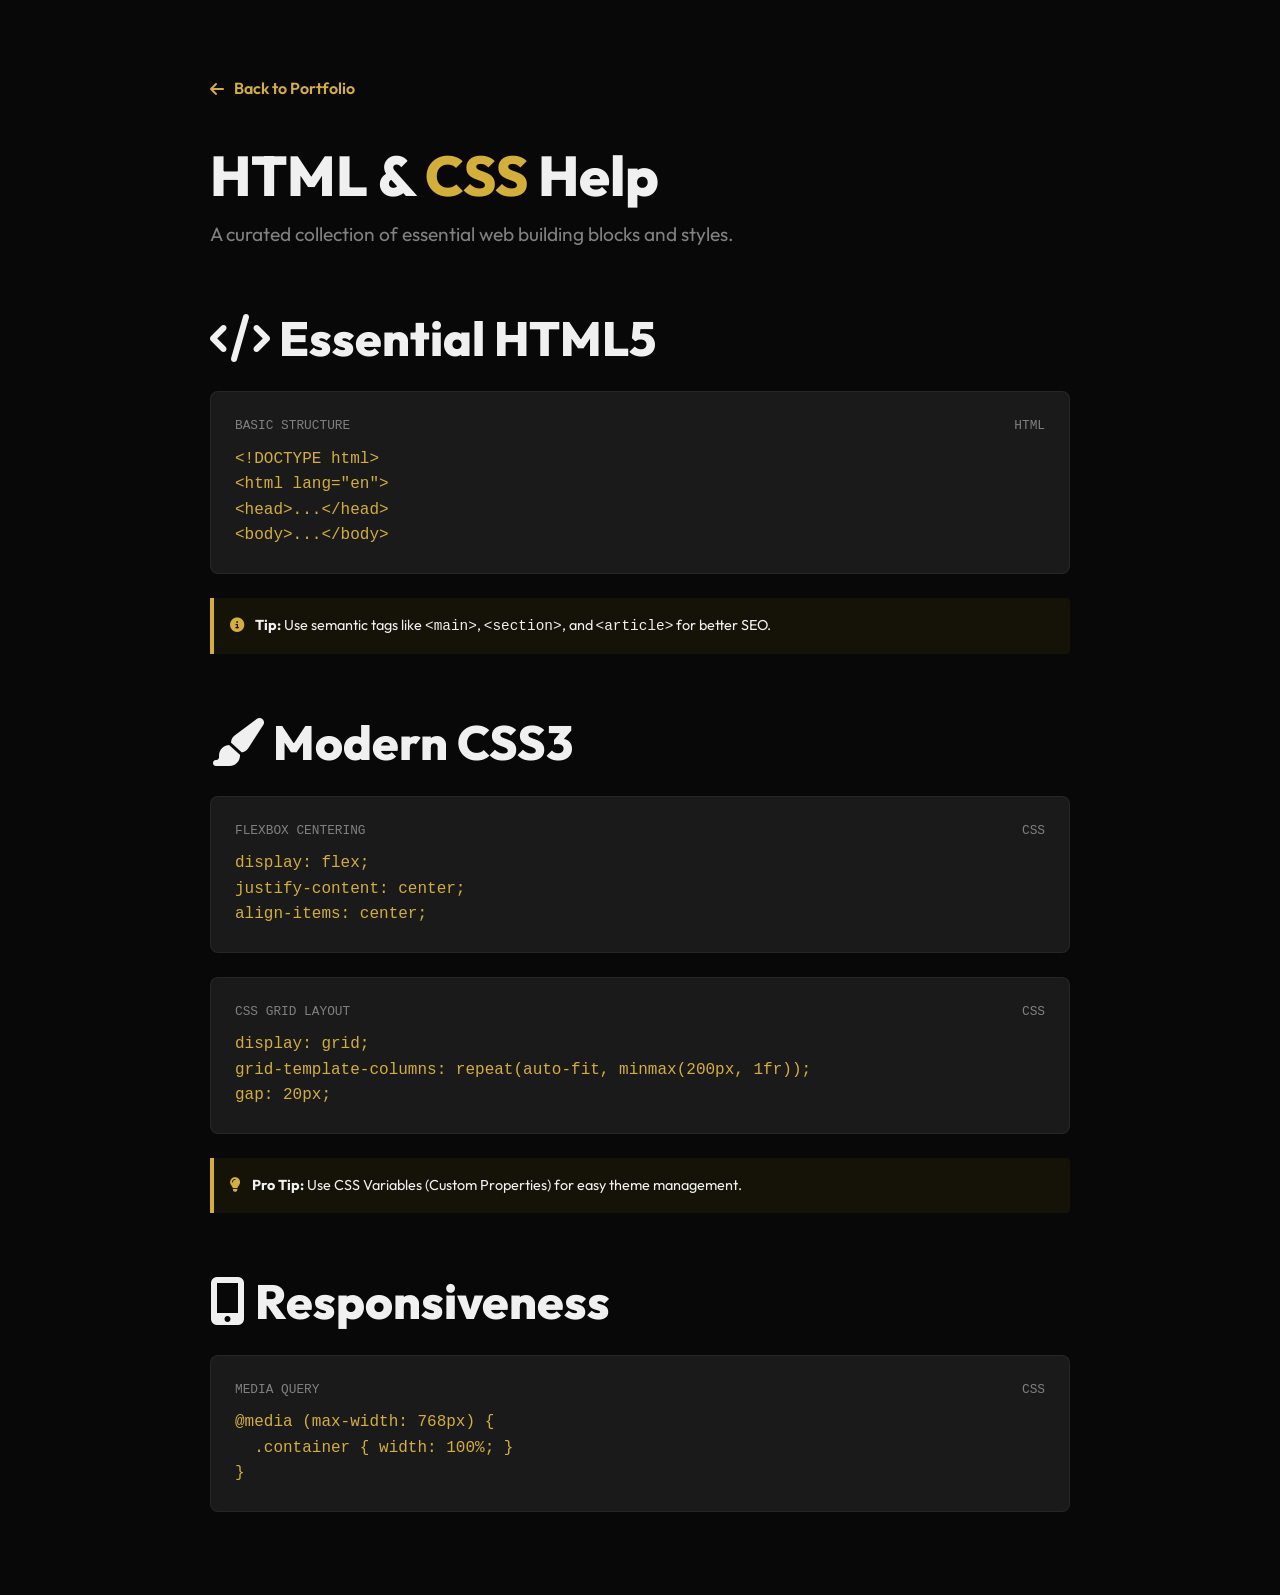
<file: html-css.html>
<!DOCTYPE html>
<html lang="en">
<head>
    <meta charset="UTF-8">
    <meta name="viewport" content="width=device-width, initial-scale=1.0">
    <title>HTML & CSS Cheatsheet | Raunak Kushwaha</title>
    <link rel="stylesheet" href="style.css">
    <link href="https://fonts.googleapis.com/css2?family=Outfit:wght@300;400;600;800;900&display=swap" rel="stylesheet">
    <link rel="stylesheet" href="https://cdnjs.cloudflare.com/ajax/libs/font-awesome/6.4.0/css/all.min.css">
</head>
<body class="bg-dark">
    <div class="container" style="max-width: 900px; padding: 60px 20px;">
        <a href="index.html" class="btn-text" style="margin-bottom: 40px; display: inline-flex; align-items: center; gap: 10px;">
            <i class="fas fa-arrow-left"></i> Back to Portfolio
        </a>

        <header style="margin-bottom: 60px;">
            <h1 style="font-size: 3.5rem; margin-bottom: 10px;">HTML & <span class="highlight">CSS</span> Help</h1>
            <p style="color: var(--text-muted); font-size: 1.2rem;">A curated collection of essential web building blocks and styles.</p>
        </header>

        <section style="margin-bottom: 60px;">
            <h2 style="margin-bottom: 20px;"><i class="fas fa-code"></i> Essential HTML5</h2>
            <div class="command-box">
                <header><span>Basic Structure</span><span>HTML</span></header>
                <code>&lt;!DOCTYPE html&gt;<br>&lt;html lang="en"&gt;<br>&lt;head&gt;...&lt;/head&gt;<br>&lt;body&gt;...&lt;/body&gt;</code>
            </div>
            <div class="help-note">
                <i class="fas fa-info-circle"></i>
                <strong>Tip:</strong> Use semantic tags like <code>&lt;main&gt;</code>, <code>&lt;section&gt;</code>, and <code>&lt;article&gt;</code> for better SEO.
            </div>
        </section>

        <section style="margin-bottom: 60px;">
            <h2 style="margin-bottom: 20px;"><i class="fas fa-paint-brush"></i> Modern CSS3</h2>
            <div class="command-box">
                <header><span>Flexbox Centering</span><span>CSS</span></header>
                <code>display: flex;<br>justify-content: center;<br>align-items: center;</code>
            </div>
            <div class="command-box">
                <header><span>CSS Grid Layout</span><span>CSS</span></header>
                <code>display: grid;<br>grid-template-columns: repeat(auto-fit, minmax(200px, 1fr));<br>gap: 20px;</code>
            </div>
            <div class="help-note">
                <i class="fas fa-lightbulb"></i>
                <strong>Pro Tip:</strong> Use CSS Variables (Custom Properties) for easy theme management.
            </div>
        </section>

        <section>
            <h2 style="margin-bottom: 20px;"><i class="fas fa-mobile-alt"></i> Responsiveness</h2>
            <div class="command-box">
                <header><span>Media Query</span><span>CSS</span></header>
                <code>@media (max-width: 768px) {<br>&nbsp;&nbsp;.container { width: 100%; }<br>}</code>
            </div>
        </section>
    </div>
</body>
</html>
</file>
<file: style.css>
/* ========== VARIABLES ========== */
:root {
    --bg-color: #080808;
    --bg-alt: #0a0a0a;
    --primary: #d4af37; /* More muted gold */
    --primary-dim: rgba(212, 175, 55, 0.05);
    --primary-bright: #e5c158;
    --text-main: #f0f0f0;
    --text-muted: #808080;
    --border: rgba(255, 255, 255, 0.05);
    --card-bg: #0d0d0d;
    --transition: all 0.4s cubic-bezier(0.4, 0, 0.2, 1);
    
    --font-main: 'Outfit', sans-serif;
    --container-width: 1200px;
}

/* ========== RESET & BASE ========== */
* {
    margin: 0;
    padding: 0;
    box-sizing: border-box;
}

html {
    scroll-behavior: auto;
    font-size: 16px;
}

body {
    background-color: var(--bg-color);
    color: var(--text-main);
    font-family: var(--font-main);
    line-height: 1.6;
    overflow-x: hidden;
}

::selection {
    background-color: var(--primary);
    color: var(--bg-color);
}

a {
    color: inherit;
    text-decoration: none;
    transition: var(--transition);
}

ul {
    list-style: none;
}

/* ========== INTERACTIVE SKILLS ========== */
.skill-clickable {
    cursor: pointer !important;
    transition: all 0.3s ease;
}

.skill-clickable:hover {
    background-color: var(--primary) !important;
    color: var(--bg-color) !important;
    transform: scale(1.05);
}

.tag-external {
    display: inline-flex !important;
    align-items: center;
    gap: 0.5rem;
    background-color: var(--primary-dim) !important;
    color: var(--primary) !important;
}

.tag-external:hover {
    background-color: var(--primary) !important;
    color: var(--bg-color) !important;
}

/* SKILL MODALS */
.modal {
    display: none;
    position: fixed;
    z-index: 1000;
    left: 0;
    top: 0;
    width: 100%;
    height: 100%;
    background-color: rgba(0, 0, 0, 0.8);
    animation: fadeIn 0.3s ease;
}

@keyframes fadeIn {
    from { opacity: 0; }
    to { opacity: 1; }
}

.modal-content {
    background-color: var(--card-bg);
    margin: 10% auto;
    padding: 2rem;
    border: 1px solid var(--border);
    border-radius: 12px;
    width: 90%;
    max-width: 600px;
    max-height: 80vh;
    overflow-y: auto;
    animation: slideDown 0.3s ease;
}

@keyframes slideDown {
    from {
        transform: translateY(-50px);
        opacity: 0;
    }
    to {
        transform: translateY(0);
        opacity: 1;
    }
}

.modal-header {
    display: flex;
    justify-content: space-between;
    align-items: center;
    margin-bottom: 1.5rem;
    border-bottom: 2px solid var(--primary);
    padding-bottom: 1rem;
}

.modal-header h2 {
    color: var(--primary);
    margin: 0;
}

.close-btn {
    background: none;
    border: none;
    color: var(--primary);
    font-size: 1.5rem;
    cursor: pointer;
    transition: var(--transition);
}

.close-btn:hover {
    color: var(--text-main);
    transform: scale(1.2);
}

.modal-body {
    color: var(--text-muted);
    line-height: 1.8;
}

.modal-body h3 {
    color: var(--primary);
    margin-top: 1.5rem;
    margin-bottom: 0.75rem;
}

.modal-body ul {
    margin: 1rem 0 1rem 1.5rem;
}

.modal-body li {
    margin: 0.5rem 0;
}

.modal-body li:before {
    content: "▸ ";
    color: var(--primary);
    font-weight: bold;
    margin-right: 0.5rem;
}

.demo-btn {
    background: linear-gradient(135deg, var(--primary), #FFE500);
    border: none;
    color: var(--bg-color);
    padding: 0.75rem 1.5rem;
    border-radius: 8px;
    cursor: pointer;
    font-weight: 600;
    margin-top: 1rem;
    transition: var(--transition);
}

.demo-btn:hover {
    transform: scale(1.05);
    box-shadow: 0 10px 20px rgba(255, 215, 0, 0.3);
}

.demo-output {
    background-color: var(--primary-dim);
    border: 1px solid var(--primary);
    border-radius: 6px;
    padding: 1rem;
    margin-top: 1rem;
    color: var(--primary);
    font-family: monospace;
    font-size: 0.9rem;
}

/* ========== SKILL MODALS ========== */
.skill-clickable {
    cursor: pointer !important;
    transition: all 0.3s ease;
}

.skill-clickable:hover {
    background-color: var(--primary) !important;
    color: var(--bg-color) !important;
    transform: scale(1.05);
}

.tag-external {
    background-color: var(--primary-dim) !important;
    color: var(--primary) !important;
    text-decoration: none;
    display: inline-flex;
    align-items: center;
    gap: 0.5rem;
}

.tag-external:hover {
    background-color: var(--primary) !important;
    color: var(--bg-color) !important;
}

.modal {
    display: none;
    position: fixed;
    z-index: 1000;
    left: 0;
    top: 0;
    width: 100%;
    height: 100%;
    background-color: rgba(0, 0, 0, 0.8);
    animation: fadeIn 0.3s ease;
}

@keyframes fadeIn {
    from { opacity: 0; }
    to { opacity: 1; }
}

.modal-content {
    background-color: var(--card-bg);
    margin: 10% auto;
    padding: 2rem;
    border: 1px solid var(--border);
    border-radius: 12px;
    width: 90%;
    max-width: 600px;
    max-height: 80vh;
    overflow-y: auto;
    animation: slideDown 0.3s ease;
}

@keyframes slideDown {
    from {
        transform: translateY(-50px);
        opacity: 0;
    }
    to {
        transform: translateY(0);
        opacity: 1;
    }
}

.modal-header {
    display: flex;
    justify-content: space-between;
    align-items: center;
    margin-bottom: 1.5rem;
    border-bottom: 2px solid var(--primary);
    padding-bottom: 1rem;
}

.modal-header h2 {
    color: var(--primary);
    margin: 0;
}

.close-btn {
    background: none;
    border: none;
    color: var(--primary);
    font-size: 1.5rem;
    cursor: pointer;
    transition: var(--transition);
}

.close-btn:hover {
    color: var(--text-main);
    transform: scale(1.2);
}

.modal-body {
    color: var(--text-muted);
    line-height: 1.8;
}

.modal-body h3 {
    color: var(--primary);
    margin-top: 1.5rem;
    margin-bottom: 0.75rem;
}

.modal-body ul {
    margin: 1rem 0 1rem 1.5rem;
}

.modal-body li {
    margin: 0.5rem 0;
}

.modal-body li:before {
    content: "▸ ";
    color: var(--primary);
    font-weight: bold;
    margin-right: 0.5rem;
}

.demo-btn {
    background: linear-gradient(135deg, var(--primary), #FFE500);
    border: none;
    color: var(--bg-color);
    padding: 0.75rem 1.5rem;
    border-radius: 8px;
    cursor: pointer;
    font-weight: 600;
    margin-top: 1rem;
    transition: var(--transition);
}

.demo-btn:hover {
    transform: scale(1.05);
    box-shadow: 0 10px 20px rgba(255, 215, 0, 0.3);
}

.demo-output {
    background-color: var(--primary-dim);
    border: 1px solid var(--primary);
    border-radius: 6px;
    padding: 1rem;
    margin-top: 1rem;
    color: var(--primary);
    font-family: monospace;
    font-size: 0.9rem;
}

img {
    max-width: 100%;
    height: auto;
}

.container {
    width: 100%;
    max-width: var(--container-width);
    margin: 0 auto;
    padding: 0 1.5rem;
}

.section {
    padding: 100px 0;
}

.bg-alt {
    background-color: var(--bg-alt);
}

.highlight {
    color: var(--primary);
}

/* ========== TYPOGRAPHY ========== */
h1, h2, h3, h4, h5, h6 {
    font-weight: 800;
    line-height: 1.2;
}

h2 {
    font-size: clamp(2rem, 5vw, 3rem);
    margin-bottom: 0.5rem;
}

p {
    color: var(--text-muted);
    margin-bottom: 1rem;
}

.section-header {
    margin-bottom: 3rem;
    position: relative;
}

.section-header .line {
    height: 4px;
    width: 60px;
    background-color: var(--primary);
    border-radius: 2px;
    margin-top: 10px;
}

/* ========== BUTTONS ========== */
.btn {
    display: inline-flex;
    align-items: center;
    gap: 0.5rem;
    padding: 0.8rem 1.8rem;
    border-radius: 30px;
    font-weight: 600;
    cursor: pointer;
    transition: var(--transition);
    border: 2px solid transparent;
}

.btn-primary {
    background-color: var(--primary);
    color: #000;
}

.btn-primary:hover {
    transform: translateY(-2px);
    background-color: var(--primary-bright);
}

.btn-outline {
    background-color: transparent;
    color: var(--text-main);
    border: 1px solid rgba(255,255,255,0.1);
}

.btn-outline:hover {
    background-color: #fff;
    color: #000;
    transform: translateY(-2px);
}

.btn-text {
    color: var(--primary);
    padding: 0;
    display: inline-flex;
    align-items: center;
    gap: 0.5rem;
    font-weight: 600;
    margin-top: 1rem;
}

.btn-text:hover {
    gap: 0.8rem;
}

/* ========== NAVBAR ========== */
#navbar {
    position: fixed;
    top: 0;
    left: 0;
    width: 100%;
    padding: 1.2rem 0;
    z-index: 1000;
    transition: var(--transition);
    background: transparent;
}

#navbar.scrolled {
    padding: 1rem 0;
    background: rgba(5, 5, 5, 0.9);
    backdrop-filter: blur(10px);
    border-bottom: 1px solid var(--border);
}

.nav-content {
    display: flex;
    justify-content: space-between;
    align-items: center;
    max-width: 1200px;
    margin: 0 auto;
    padding: 0 5%;
}

.logo {
    font-size: 1.8rem;
    font-weight: 900;
    letter-spacing: -1px;
}

.logo span {
    color: var(--primary);
}

.nav-links {
    display: flex;
    gap: 2rem;
}

.nav-links a {
    font-weight: 600;
    font-size: 0.9rem;
    text-transform: uppercase;
    letter-spacing: 1px;
    position: relative;
}

.nav-links a::after {
    content: '';
    position: absolute;
    bottom: -5px;
    left: 0;
    width: 0;
    height: 2px;
    background-color: var(--primary);
    transition: var(--transition);
}

.nav-links a:hover::after,
.nav-links a.active::after {
    width: 100%;
}

.hamburger {
    display: none;
    font-size: 1.5rem;
    cursor: pointer;
    color: var(--primary);
}

/* ========== HERO SECTION ========== */
.hero {
    min-height: 100vh;
    display: flex;
    align-items: center;
    position: relative;
    padding-top: 100px;
    overflow: hidden;
}

.hero::before {
    content: '';
    position: absolute;
    top: 0;
    left: 0;
    width: 100%;
    height: 100%;
    background: radial-gradient(circle at top right, var(--primary-dim) 0%, transparent 40%);
    z-index: -1;
}

.hero-container {
    display: flex;
    justify-content: space-between;
    align-items: center;
    gap: 2rem;
}

.hero-content {
    flex: 1;
    max-width: 700px;
}

.subtitle {
    display: inline-block;
    padding: 0.3rem 1rem;
    background-color: var(--primary-dim);
    color: var(--primary);
    border-radius: 20px;
    font-size: 0.85rem;
    font-weight: 600;
    letter-spacing: 1px;
    text-transform: uppercase;
    margin-bottom: 1.5rem;
    border: 1px solid rgba(255, 215, 0, 0.3);
}

.hero-name {
    font-size: clamp(2.5rem, 6vw, 4rem);
    font-weight: 400;
    line-height: 1.1;
    margin-bottom: 1rem;
    letter-spacing: 2px;
    color: var(--text-main);
    text-transform: uppercase;
}

.hero-name span {
    display: inline;
    color: var(--primary);
    font-weight: 700;
}

.hero-tagline {
    font-size: 1rem;
    color: var(--text-muted);
    max-width: 600px;
    margin-bottom: 3rem;
    line-height: 1.8;
    letter-spacing: 0.5px;
}

.title-role {
    font-size: 0.9rem;
    color: var(--primary);
    letter-spacing: 5px;
    text-transform: uppercase;
    margin-bottom: 1.5rem;
    font-weight: 600;
    display: block;
}

.hero-visual {
    flex: 1;
    display: flex;
    justify-content: flex-end;
    align-items: center;
}

.profile-container {
    position: relative;
    width: 380px;
    height: 380px;
    border-radius: 50%;
    z-index: 2;
    padding: 10px;
    background: linear-gradient(135deg, var(--primary-dim), transparent, var(--primary-dim));
    border: 1px solid rgba(212, 175, 55, 0.2);
    display: flex;
    justify-content: center;
    align-items: center;
}

/* Rotating Inner Ring */
.profile-container::before {
    content: '';
    position: absolute;
    inset: 5px;
    border-radius: 50%;
    border: 2px dashed rgba(212, 175, 55, 0.3);
    animation: rotate 20s linear infinite;
}

.profile-img {
    width: 100%;
    height: 100%;
    object-fit: cover;
    border-radius: 50%;
    filter: grayscale(100%) brightness(0.8);
    transition: all 0.6s cubic-bezier(0.4, 0, 0.2, 1);
    border: 4px solid #000;
}

.profile-container:hover .profile-img {
    filter: grayscale(0%) brightness(1);
    transform: scale(1.05);
}

@keyframes rotate {
    from { transform: rotate(0deg); }
    to { transform: rotate(360deg); }
}

/* Subtle Glow behind the circle */
.hero-visual::after {
    content: '';
    position: absolute;
    width: 120%;
    height: 120%;
    background: radial-gradient(circle, var(--primary-dim) 0%, transparent 70%);
    z-index: 1;
    pointer-events: none;
    opacity: 0.5;
}

@keyframes float {
    0%, 100% { transform: translateY(0); }
    50% { transform: translateY(-15px); }
}

.hero-cta {
    display: flex;
    gap: 1rem;
    flex-wrap: wrap;
}

.scroll-down {
    position: absolute;
    bottom: 30px;
    left: 50%;
    transform: translateX(-50%);
    color: var(--text-muted);
    font-size: 1.5rem;
    animation: bounce 2s infinite;
}

.scroll-down:hover {
    color: var(--primary);
}

@keyframes bounce {
    0%, 20%, 50%, 80%, 100% { transform: translateY(0) translateX(-50%); }
    40% { transform: translateY(-15px) translateX(-50%); }
    60% { transform: translateY(-7px) translateX(-50%); }
}

/* ========== ABOUT SECTION ========== */
.about-grid {
    display: grid;
    grid-template-columns: 1fr 1fr;
    gap: 4rem;
    align-items: center;
}

.about-text .lead {
    font-size: 1.5rem;
    color: var(--text-main);
    font-weight: 600;
    margin-bottom: 1.5rem;
}

.fun-fact {
    margin-top: 2rem;
    padding: 1rem;
    background: var(--card-bg);
    border-left: 4px solid var(--primary);
    border-radius: 0 8px 8px 0;
    font-style: italic;
    color: var(--text-main);
}

.stats-grid {
    display: grid;
    grid-template-columns: 1fr 1fr;
    gap: 1.5rem;
}

.stat-card {
    background: var(--card-bg);
    border: 1px solid var(--border);
    padding: 2rem 1.5rem;
    border-radius: 12px;
    text-align: center;
    transition: var(--transition);
}

.stat-card:hover {
    border-color: var(--primary);
    transform: translateY(-5px);
    box-shadow: 0 10px 30px rgba(0,0,0,0.5);
}

.stat-card h3 {
    font-size: 3rem;
    color: var(--text-main);
    margin-bottom: 0.5rem;
}

.stat-card .plus {
    color: var(--primary);
}

.stat-card p {
    margin: 0;
    font-size: 0.9rem;
    text-transform: uppercase;
    letter-spacing: 1px;
    font-weight: 600;
}

/* ========== SKILLS SECTION ========== */
.skills-container {
    display: grid;
    grid-template-columns: repeat(auto-fit, minmax(300px, 1fr));
    gap: 2rem;
}

.skill-category {
    background: var(--card-bg);
    border: 1px solid var(--border);
    padding: 2rem;
    border-radius: 16px;
    transition: var(--transition);
}

.skill-category:hover {
    border-color: rgba(255, 215, 0, 0.3);
    background: rgba(30, 30, 30, 0.6);
}

.skill-category h3 {
    margin-bottom: 1.5rem;
    display: flex;
    align-items: center;
    gap: 0.8rem;
    font-size: 1.3rem;
}

.skill-category h3 i {
    color: var(--primary);
}

.skill-tags {
    display: flex;
    flex-wrap: wrap;
    gap: 0.8rem;
}

.tag {
    background: rgba(255, 255, 255, 0.05);
    padding: 0.5rem 1rem;
    border-radius: 20px;
    font-size: 0.9rem;
    font-weight: 600;
    color: var(--text-main);
    border: 1px solid rgba(255, 255, 255, 0.1);
    transition: var(--transition);
}

.tag:hover {
    background: var(--primary-dim);
    border-color: var(--primary);
    color: var(--primary);
}

.tag-link {
    text-decoration: none;
    cursor: pointer;
    display: inline-block;
    position: relative;
    overflow: hidden;
}

.tag-link::after {
    content: ' \f08e';
    font-family: 'Font Awesome 6 Free';
    font-weight: 900;
    font-size: 0.7rem;
    opacity: 0.5;
    margin-left: 5px;
}

.tag-link:hover {
    transform: translateY(-3px) scale(1.05);
    box-shadow: 0 5px 15px rgba(255, 215, 0, 0.2);
}

.skill-note-toggle {
    cursor: pointer;
    position: relative;
}

.skill-note-toggle::after {
    content: ' ▸';
    font-size: 0.7em;
    transition: transform 0.3s;
    display: inline-block;
}

.skill-note-toggle.active::after {
    content: ' ▾';
}

.skill-note-toggle:hover {
    background: var(--primary-dim);
    border-color: var(--primary);
    color: var(--primary);
    cursor: pointer;
}

/* Skill Modal Overlay */
.skill-modal-overlay {
    position: fixed;
    inset: 0;
    background: rgba(0, 0, 0, 0.7);
    backdrop-filter: blur(8px);
    z-index: 9999;
    display: flex;
    align-items: center;
    justify-content: center;
    opacity: 0;
    pointer-events: none;
    transition: opacity 0.3s ease;
}

.skill-modal-overlay.active {
    opacity: 1;
    pointer-events: all;
}

.skill-modal {
    background: #111;
    border: 1px solid var(--primary);
    border-radius: 20px;
    padding: 3rem;
    max-width: 500px;
    width: 90%;
    text-align: center;
    position: relative;
    transform: translateY(-80px) scale(0.9);
    opacity: 0;
    transition: transform 0.4s cubic-bezier(0.34, 1.56, 0.64, 1), opacity 0.3s ease;
}

.skill-modal-overlay.active .skill-modal {
    transform: translateY(0) scale(1);
    opacity: 1;
}

.skill-modal h3 {
    font-size: 1.8rem;
    margin-bottom: 1rem;
    color: var(--primary);
}

.skill-modal p {
    color: var(--text-muted);
    line-height: 1.7;
    font-size: 1rem;
}

.skill-modal-close {
    position: absolute;
    top: 15px;
    right: 20px;
    background: none;
    border: none;
    color: var(--text-muted);
    font-size: 2rem;
    cursor: pointer;
    transition: color 0.2s;
}

.skill-modal-close:hover {
    color: var(--primary);
}

/* ========== HELPING ELEMENTS ========== */
.command-box {
    background: #1a1a1a;
    border: 1px solid var(--border);
    border-radius: 8px;
    padding: 1.5rem;
    margin: 1.5rem 0;
    position: relative;
    font-family: 'Consolas', monospace;
}

.command-box header {
    display: flex;
    justify-content: space-between;
    margin-bottom: 10px;
    font-size: 0.8rem;
    color: var(--text-muted);
    text-transform: uppercase;
}

.command-box code {
    color: var(--primary);
    display: block;
    word-break: break-all;
}

.help-note {
    background: rgba(255, 215, 0, 0.05);
    border-left: 4px solid var(--primary);
    padding: 1rem;
    border-radius: 0 4px 4px 0;
    margin: 1rem 0;
    font-size: 0.9rem;
}

.help-note i {
    margin-right: 8px;
    color: var(--primary);
}

.project-image-placeholder {
    height: 180px;
    background: var(--bg-alt);
    display: flex;
    align-items: center;
    justify-content: center;
    border-bottom: 1px solid var(--border);
    color: var(--text-muted);
}

.project-image-placeholder i {
    font-size: 3rem;
    opacity: 0.3;
}

/* ========== SUB-PAGE SHARED STYLES ========== */
.skill-hero {
    height: 60vh;
    min-height: 400px;
    display: flex;
    align-items: center;
    justify-content: center;
    flex-direction: column;
    text-align: center;
    background: linear-gradient(135deg, #151515 0%, #0a0a0a 100%);
    position: relative;
    padding: 2rem;
}

.skill-hero h1 {
    font-size: clamp(2.5rem, 8vw, 5rem);
    margin-bottom: 10px;
    text-transform: uppercase;
    letter-spacing: 5px;
}

.skill-content {
    max-width: 1000px;
    margin: -50px auto 100px;
    padding: 0 1.5rem;
    position: relative;
    z-index: 10;
}

.showcase-grid {
    display: grid;
    grid-template-columns: repeat(auto-fit, minmax(280px, 1fr));
    gap: 2rem;
}

.showcase-card {
    background: var(--card-bg);
    padding: 2.5rem;
    border-radius: 20px;
    border: 1px solid rgba(255, 215, 0, 0.1);
    transition: var(--transition);
}

.showcase-card:hover {
    transform: translateY(-10px);
    border-color: var(--primary);
    box-shadow: 0 20px 40px rgba(0,0,0,0.4);
}

.image-grid {
    display: grid;
    grid-template-columns: repeat(auto-fit, minmax(280px, 1fr));
    gap: 1.5rem;
    margin-top: 20px;
}

.image-placeholder {
    background: var(--card-bg);
    aspect-ratio: 16/9;
    border-radius: 15px;
    border: 2px dashed rgba(255, 215, 0, 0.2);
    display: flex;
    flex-direction: column;
    align-items: center;
    justify-content: center;
    color: var(--text-muted);
    transition: var(--transition);
}

.image-placeholder:hover {
    border-color: var(--primary);
    background: rgba(255, 215, 0, 0.05);
}

.back-btn-fixed {
    position: absolute;
    top: 2rem;
    left: 2rem;
    color: var(--text-main);
    font-weight: 600;
    display: flex;
    align-items: center;
    gap: 10px;
    z-index: 100;
}

@media (max-width: 768px) {
    .skill-hero {
        height: auto;
        padding: 100px 1.5rem 80px;
    }
    
    .skill-content {
        margin-top: 0;
    }
    
    .back-btn-fixed {
        top: 1.5rem;
        left: 1.5rem;
    }
}

/* ========== PROJECTS SECTION ========== */
.projects-grid {
    display: grid;
    grid-template-columns: repeat(auto-fit, minmax(300px, 1fr));
    gap: 2rem;
    margin-bottom: 4rem;
}

.project-card {
    background: var(--card-bg);
    border: 1px solid var(--border);
    border-radius: 16px;
    padding: 2rem;
    transition: var(--transition);
    position: relative;
    overflow: hidden;
}

.project-card::before {
    content: '';
    position: absolute;
    top: 0;
    left: 0;
    width: 100%;
    height: 4px;
    background: var(--primary);
    transform: scaleX(0);
    transform-origin: left;
    transition: transform 0.4s ease;
}

.project-icon-placeholder {
    background: #111;
    width: 100%;
    height: 100%;
    display: flex;
    align-items: center;
    justify-content: center;
    color: var(--primary);
    font-size: 3rem;
}

.project-card:hover {
    transform: translateY(-10px);
    border-color: rgba(255, 215, 0, 0.2);
    box-shadow: 0 10px 30px rgba(0,0,0,0.4);
}

.project-card:hover::before {
    transform: scaleX(1);
}

.project-icon {
    font-size: 2.5rem;
    color: var(--primary);
    margin-bottom: 1.5rem;
    opacity: 0.8;
}

.project-card h3 {
    font-size: 1.5rem;
    margin-bottom: 1rem;
}

.project-tech {
    display: flex;
    flex-wrap: wrap;
    gap: 0.5rem;
    margin-top: 1.5rem;
}

.project-tech span {
    font-size: 0.8rem;
    text-transform: uppercase;
    letter-spacing: 1px;
    color: var(--primary);
    font-weight: 600;
}

/* Competitions */
.competitions-box {
    background: linear-gradient(145deg, rgba(20,20,20,0.8) 0%, rgba(10,10,10,0.9) 100%);
    border: 1px solid var(--border);
    border-radius: 16px;
    padding: 2.5rem;
}

.comp-header {
    margin-bottom: 2rem;
}

.comp-header h3 {
    font-size: 1.8rem;
    display: flex;
    align-items: center;
    gap: 1rem;
}

.comp-header i {
    color: var(--primary);
}

.comp-list {
    display: flex;
    flex-direction: column;
    gap: 1.5rem;
}

.comp-list li {
    display: flex;
    gap: 2rem;
    padding-bottom: 1.5rem;
    border-bottom: 1px solid var(--border);
}

.comp-list li:last-child {
    border-bottom: none;
    padding-bottom: 0;
}

.comp-year {
    font-weight: 800;
    color: var(--primary);
    font-size: 1.2rem;
    min-width: 80px;
}

.comp-info h4 {
    font-size: 1.3rem;
    margin-bottom: 0.3rem;
}

.comp-info p {
    margin: 0;
}

/* ========== SERVICES SECTION ========== */
.services-grid {
    display: grid;
    grid-template-columns: repeat(auto-fit, minmax(300px, 1fr));
    gap: 2rem;
}

.service-card {
    text-align: center;
    padding: 3rem 2rem;
    background: var(--card-bg);
    border: 1px solid var(--border);
    border-radius: 16px;
    transition: var(--transition);
}

.service-card:hover {
    border-color: var(--primary);
    background: linear-gradient(to bottom, var(--card-bg), rgba(255, 215, 0, 0.05));
    transform: translateY(-5px);
}

.service-icon {
    width: 80px;
    height: 80px;
    background: var(--primary-dim);
    color: var(--primary);
    border-radius: 50%;
    display: flex;
    align-items: center;
    justify-content: center;
    font-size: 2rem;
    margin: 0 auto 1.5rem;
    transition: var(--transition);
}

.service-card:hover .service-icon {
    background: var(--primary);
    color: var(--bg-color);
    transform: scale(1.1);
}

.service-card h3 {
    margin-bottom: 1rem;
    font-size: 1.4rem;
}

/* ========== FOOTER ========== */
.footer {
    background-color: #000;
    padding: 80px 0 30px;
    border-top: 1px solid var(--border);
}

.footer-content {
    display: flex;
    justify-content: space-between;
    flex-wrap: wrap;
    gap: 4rem;
    margin-bottom: 4rem;
}

.footer-brand {
    max-width: 500px;
}

.footer-brand h2 {
    margin-bottom: 1rem;
}

.footer-links {
    display: flex;
    flex-direction: column;
    gap: 1.5rem;
}

.contact-link {
    display: flex;
    align-items: center;
    gap: 1rem;
    font-size: 1.2rem;
    font-weight: 600;
}

.contact-link i {
    color: var(--primary);
    font-size: 1.5rem;
}

.contact-link:hover {
    color: var(--primary);
    transform: translateX(10px);
}

.footer-bottom {
    display: flex;
    justify-content: space-between;
    align-items: center;
    padding-top: 2rem;
    border-top: 1px solid rgba(255,255,255,0.1);
    flex-wrap: wrap;
    gap: 1rem;
}

.footer-bottom p {
    margin: 0;
    font-size: 0.9rem;
}

.socials {
    display: flex;
    gap: 1rem;
}

.socials a {
    width: 40px;
    height: 40px;
    border-radius: 50%;
    background: var(--border);
    display: flex;
    align-items: center;
    justify-content: center;
    color: var(--text-main);
    transition: var(--transition);
}

.socials a:hover {
    background: var(--primary);
    color: var(--bg-color);
    transform: translateY(-3px);
}

/* ========== ANIMATIONS ========== */
.fade-up {
    opacity: 0;
    transform: translateY(40px);
    transition: opacity 0.7s ease, transform 0.7s ease;
}

.fade-right {
    opacity: 0;
    transform: translateX(-40px);
    transition: opacity 0.7s ease, transform 0.7s ease;
}

.fade-left {
    opacity: 0;
    transform: translateX(40px);
    transition: opacity 0.7s ease, transform 0.7s ease;
}

.fade-in {
    opacity: 0;
    transition: opacity 1s ease;
}

.project-card, .service-card {
    opacity: 0;
    transform: translateY(40px);
    transition: opacity 0.7s ease, transform 0.7s ease;
}

.visible {
    opacity: 1 !important;
    transform: translateY(0) translateX(0) !important;
}

/* ========== RESPONSIVE ========== */
@media (max-width: 992px) {
    .about-grid {
        grid-template-columns: 1fr;
        gap: 2rem;
    }

    .hero-container {
        flex-direction: column-reverse;
        text-align: center;
        gap: 3rem;
    }
    
    .hero-content {
        max-width: 100%;
    }
    
    .hero-cta {
        justify-content: center;
    }
    
    .location {
        justify-content: center;
    }
    
    .stats-grid {
        width: 100%;
    }
    
    .section-header {
        display: flex;
        flex-direction: column;
        align-items: center;
    }
    
    .comp-list li {
        flex-direction: column;
        gap: 0.5rem;
    }
}

@media (max-width: 768px) {
    html {
        font-size: 15px;
    }

    .section {
        padding: 60px 0;
    }

    .nav-links {
        position: fixed;
        top: 0;
        right: -100%;
        width: 80%;
        height: 100vh;
        background: rgba(5, 5, 5, 0.98);
        backdrop-filter: blur(15px);
        flex-direction: column;
        justify-content: center;
        align-items: center;
        transition: 0.4s cubic-bezier(0.4, 0, 0.2, 1);
        border-left: 1px solid var(--border);
        z-index: 1000;
    }
    
    .nav-links.active {
        right: 0;
    }
    
    .hamburger {
        display: block;
        z-index: 1001;
    }
    
    .footer-content {
        flex-direction: column;
        gap: 3rem;
    }

    .contact-link {
        font-size: 1rem;
    }
    .hero-container {
        flex-direction: column-reverse;
        text-align: center;
        gap: 3rem;
    }

    .hero-content {
        display: flex;
        flex-direction: column;
        align-items: center;
    }

    .hero-visual {
        justify-content: center;
        width: 100%;
    }

    .profile-container {
        width: 250px;
        height: 250px;
    }

    .floating-badge {
        left: 50%;
        bottom: -20px;
        transform: translateX(-50%);
        white-space: nowrap;
    }

    @keyframes float {
        0%, 100% { transform: translateX(-50%) translateY(0); }
        50% { transform: translateX(-50%) translateY(-15px); }
    }
}

@media (max-width: 480px) {
    html {
        font-size: 14px;
    }

    .stats-grid {
        grid-template-columns: 1fr;
    }
    
    .hero {
        padding-top: 100px;
    }

    .hero h1 {
        font-size: 3rem;
    }

    .btn {
        width: 100%;
        justify-content: center;
    }

    .hero-cta {
        flex-direction: column;
        width: 100%;
    }

    .skill-category {
        padding: 1.5rem;
    }
}

/* Optimization for 16:9 1080p Laptop */
@media (min-width: 1400px) {
    :root {
        --container-width: 1300px;
    }
    
    body {
        font-size: 17px;
    }
}
</file>
